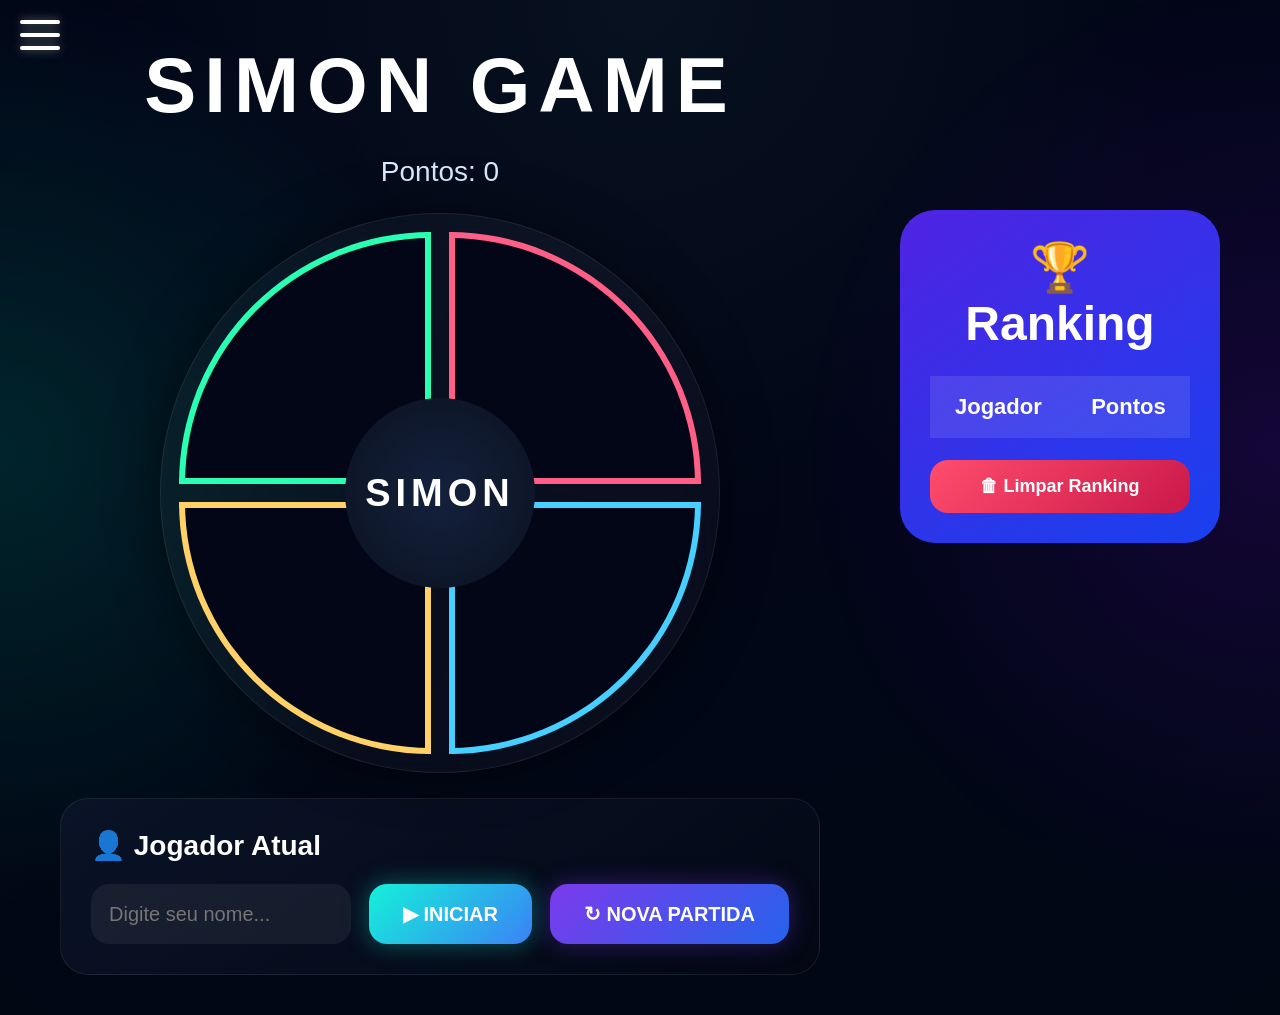
<file: index.html>
<!DOCTYPE html>
<html lang="pt-BR">
<head>

    <meta charset="UTF-8">
    <meta name="viewport" content="width=device-width, initial-scale=1.0">

    <title>Simon Game</title>

    <link rel="stylesheet" href="style.css">

</head>

<body>

    <!-- MENU -->
    <div class="menu-btn" id="menuBtn">
        <span></span>
        <span></span>
        <span></span>
    </div>

    <!-- SIDEBAR -->
    <div class="sidebar" id="sidebar">

        <h2>MENU</h2>

        <a href="index.html">🎮 Jogo</a>
        <a href="sobre.html">📖 Sobre</a>
        <a href="regras.html">🧠 Regras</a>

    </div>

    <!-- LAYOUT -->
    <div class="main-layout">

        <!-- ESQUERDA -->
        <div class="container">

            <h1>SIMON GAME</h1>

            <div class="score">
                Pontos:
                <span id="score">0</span>
            </div>

            <!-- TABULEIRO -->
            <div class="game">

                <div class="btn green" data-color="green">
                    <div class="fill"></div>
                </div>

                <div class="btn red" data-color="red">
                    <div class="fill"></div>
                </div>

                <div class="btn yellow" data-color="yellow">
                    <div class="fill"></div>
                </div>

                <div class="btn blue" data-color="blue">
                    <div class="fill"></div>
                </div>

                <div class="center-circle">
                    SIMON
                </div>

            </div>

            <!-- PLAYER PANEL -->
            <div class="player-panel">

                <h3>👤 Jogador Atual</h3>

                <div class="player-controls">

                    <input
                        type="text"
                        id="playerName"
                        placeholder="Digite seu nome..."
                        maxlength="15"
                    >

                    <button id="startBtn">
                        ▶ INICIAR
                    </button>

                    <button id="restartGame">
                        ↻ NOVA PARTIDA
                    </button>

                </div>

            </div>

        </div>

        <!-- RANKING -->
        <div class="ranking">

            <h2>🏆 Ranking</h2>

            <table>

                <thead>
                    <tr>
                        <th>Jogador</th>
                        <th>Pontos</th>
                    </tr>
                </thead>

                <tbody id="rankingBody"></tbody>

            </table>

            <button
                id="resetRanking"
                class="clear-ranking"
            >
                🗑 Limpar Ranking
            </button>

        </div>

    </div>

    <script src="script.js"></script>

</body>
</html>
</file>
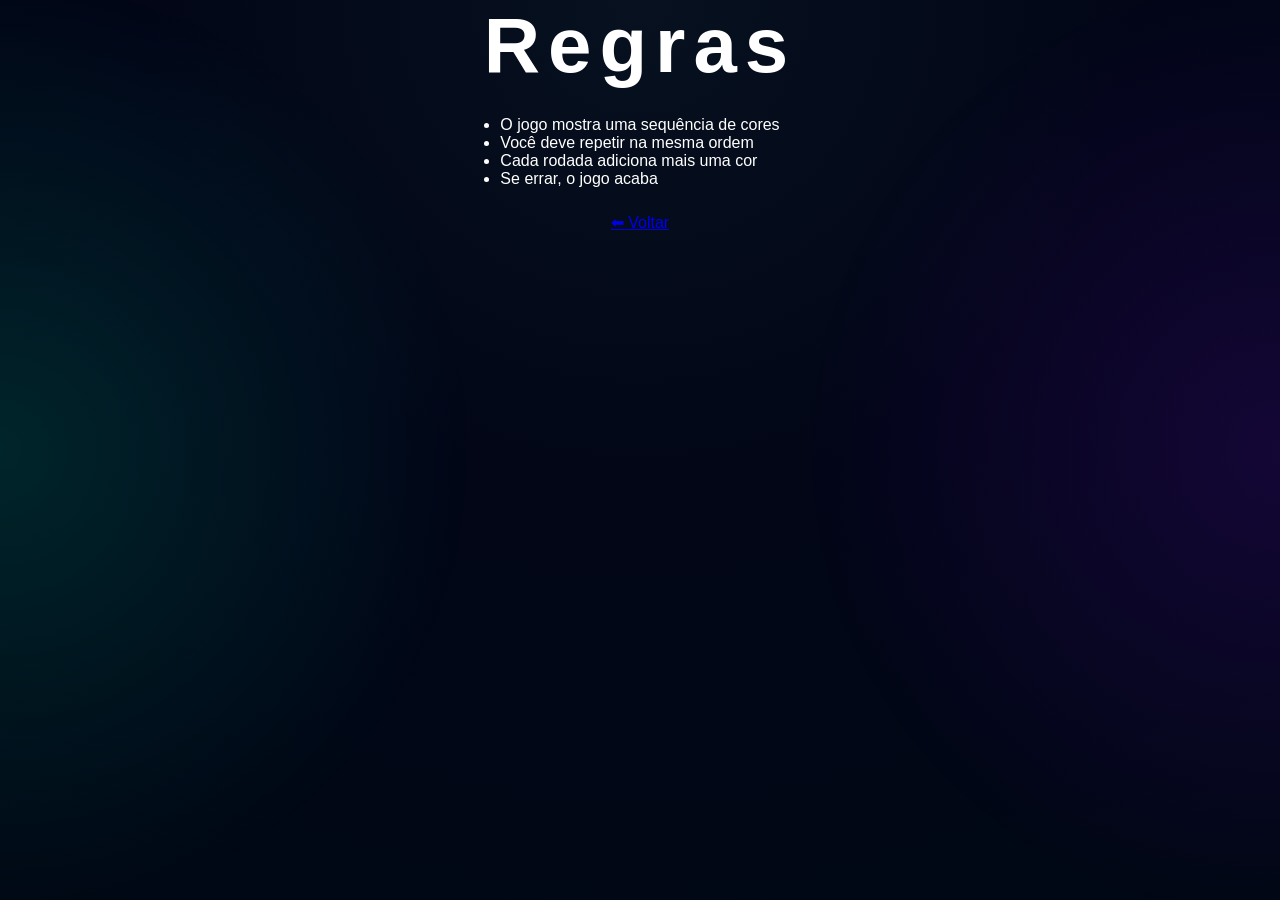
<file: regras.html>
<!DOCTYPE html>
<html lang="pt-BR">
<head>
  <meta charset="UTF-8">
  <title>Regras</title>
  <link rel="stylesheet" href="style.css">
</head>
<body>

  <div class="container">
    <h1>Regras</h1>

    <ul>
      <li>O jogo mostra uma sequência de cores</li>
      <li>Você deve repetir na mesma ordem</li>
      <li>Cada rodada adiciona mais uma cor</li>
      <li>Se errar, o jogo acaba</li>
    </ul>

    <a href="index.html">⬅ Voltar</a>
  </div>

</body>
</html>
</file>
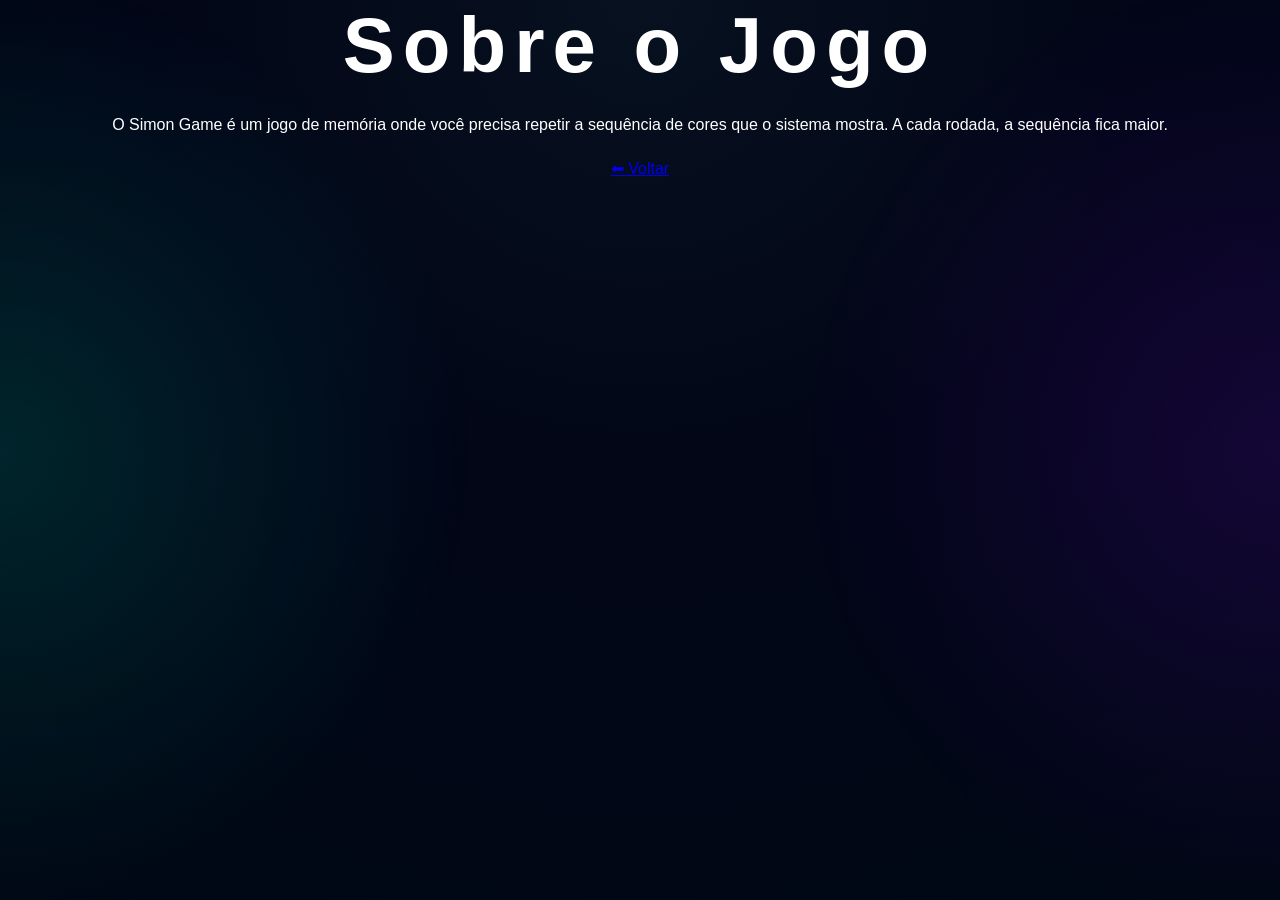
<file: sobre.html>
<!DOCTYPE html>
<html lang="pt-BR">
<head>
  <meta charset="UTF-8">
  <title>Sobre</title>
  <link rel="stylesheet" href="style.css">
</head>
<body>

  <div class="container">
    <h1>Sobre o Jogo</h1>

    <p>
      O Simon Game é um jogo de memória onde você precisa repetir a sequência de cores
      que o sistema mostra. A cada rodada, a sequência fica maior.
    </p>

    <a class="voltarcor
    " href="index.html">⬅ Voltar</a>
  </div>

</body>
</html>
</file>
<file: style.css>
/* =========================================
   RESET
========================================= */

*{
    margin:0;
    padding:0;
    box-sizing:border-box;
    font-family:Arial, sans-serif;
}

body{

    min-height:100vh;

    overflow-x:hidden;

    color:white;

    background:
    radial-gradient(circle at top,
    #07111f 0%,
    #020617 45%,
    #000814 100%);
}

/* =========================================
   FUNDO
========================================= */

body::before{

    content:"";

    position:fixed;

    inset:0;

    background:
    radial-gradient(circle at left,
    rgba(0,255,200,.12),
    transparent 35%),

    radial-gradient(circle at right,
    rgba(140,0,255,.14),
    transparent 35%);

    animation:bgMove 8s ease infinite;

    z-index:-1;
}

@keyframes bgMove{

    0%{
        transform:translateX(-30px);
    }

    50%{
        transform:translateX(30px);
    }

    100%{
        transform:translateX(-30px);
    }
}

/* =========================================
   MENU
========================================= */

.menu-btn{

    position:fixed;

    top:20px;
    left:20px;

    width:40px;
    height:30px;

    display:flex;
    flex-direction:column;
    justify-content:space-between;

    cursor:pointer;

    z-index:9999;
}

.menu-btn span{

    width:100%;
    height:4px;

    border-radius:999px;

    background:white;

    box-shadow:
    0 0 10px rgba(255,255,255,.4);
}

/* =========================================
   SIDEBAR
========================================= */

.sidebar{

    position:fixed;

    top:0;
    left:-270px;

    width:260px;
    height:100vh;

    padding:100px 30px;

    background:
    rgba(5,10,25,.96);

    backdrop-filter:blur(20px);

    transition:.4s ease;

    z-index:999;
}

.sidebar.active{
    left:0;
}

.sidebar h2{

    margin-bottom:30px;

    font-size:34px;
}

.sidebar a{

    display:block;

    margin:18px 0;

    color:white;

    text-decoration:none;

    font-size:20px;

    transition:.3s ease;
}

.sidebar a:hover{

    transform:translateX(8px);

    color:#4cc9f0;
}

/* =========================================
   LAYOUT
========================================= */

.main-layout{

    width:100%;
    min-height:100vh;

    display:flex;

    justify-content:center;
    align-items:flex-start;

    gap:80px;

    padding:40px 60px;
}

/* =========================================
   CONTAINER
========================================= */

.container{

    display:flex;
    flex-direction:column;
    align-items:center;

    gap:25px;
}

h1{

    font-size:78px;

    letter-spacing:8px;

    font-weight:900;
}

.score{

    font-size:28px;

    color:#dbeafe;
}

/* =========================================
   GAME
========================================= */

.game{

    width:560px;
    height:560px;

    position:relative;

    display:grid;

    grid-template-columns:1fr 1fr;

    gap:18px;

    padding:18px;

    border-radius:50%;

    background:
    rgba(255,255,255,.03);

    backdrop-filter:blur(14px);

    border:
    1px solid rgba(255,255,255,.08);

    box-shadow:
    0 0 50px rgba(0,0,0,.5);
}

/* =========================================
   BOTÕES
========================================= */

.btn{

    position:relative;

    overflow:hidden;

    cursor:pointer;

    border:6px solid;

    background:#020617;

    transition:.18s ease;
}

.green{
    border-color:#29ffb2;
    border-top-left-radius:100%;
}

.red{
    border-color:#ff5f87;
    border-top-right-radius:100%;
}

.yellow{
    border-color:#ffd166;
    border-bottom-left-radius:100%;
}

.blue{
    border-color:#46cfff;
    border-bottom-right-radius:100%;
}

.fill{

    position:absolute;

    inset:0;

    opacity:0;

    transition:.2s ease;
}

.green .fill{
    background:#29ffb2;
}

.red .fill{
    background:#ff5f87;
}

.yellow .fill{
    background:#ffd166;
}

.blue .fill{
    background:#46cfff;
}

.btn.active{

    transform:scale(1.03);
}

.btn.active .fill{
    opacity:1;
}

/* =========================================
   CENTRO
========================================= */

.center-circle{

    position:absolute;

    width:190px;
    height:190px;

    top:50%;
    left:50%;

    transform:translate(-50%,-50%);

    border-radius:50%;

    display:flex;
    justify-content:center;
    align-items:center;

    font-size:38px;
    font-weight:900;

    letter-spacing:5px;

    background:
    radial-gradient(circle,
    #14213d,
    #0b1220);
}

/* =========================================
   PLAYER PANEL
========================================= */

.player-panel{

    width:760px;

    padding:30px;

    border-radius:28px;

    background:
    linear-gradient(
    145deg,
    rgba(10,20,40,.95),
    rgba(3,8,20,.95)
    );

    border:
    1px solid rgba(255,255,255,.08);
}

.player-panel h3{

    margin-bottom:22px;

    font-size:28px;
}

.player-controls{

    display:flex;

    gap:18px;

    flex-wrap:wrap;
}

.player-controls input{

    flex:1;

    min-width:250px;

    padding:18px;

    border:none;

    border-radius:18px;

    outline:none;

    background:
    rgba(255,255,255,.06);

    color:white;

    font-size:20px;
}

.player-controls button{

    border:none;

    padding:18px 34px;

    border-radius:18px;

    cursor:pointer;

    color:white;

    font-size:20px;
    font-weight:bold;

    transition:.25s ease;
}

#startBtn{

    background:
    linear-gradient(
    135deg,
    #14f1d9,
    #3b82f6
    );

    box-shadow:
    0 0 25px rgba(20,241,217,.35);
}

#restartGame{

    background:
    linear-gradient(
    135deg,
    #7c3aed,
    #2563eb
    );

    box-shadow:
    0 0 25px rgba(124,58,237,.35);
}

.player-controls button:hover{

    transform:
    translateY(-3px)
    scale(1.03);
}

/* =========================================
   RANKING
========================================= */

.ranking{

    width:420px;

    margin-top:170px;

    padding:30px;

    border-radius:35px;

    background:
    linear-gradient(
    145deg,
    rgba(90,40,255,.88),
    rgba(25,70,255,.92)
    );

    animation:
    rankingGlow 5s ease infinite;
}

@keyframes rankingGlow{

    0%{
        box-shadow:
        0 0 35px rgba(140,0,255,.35);
    }

    50%{
        box-shadow:
        0 0 55px rgba(0,100,255,.45);
    }

    100%{
        box-shadow:
        0 0 35px rgba(140,0,255,.35);
    }
}

.ranking h2{

    text-align:center;

    margin-bottom:25px;

    font-size:48px;
}

.ranking table{

    width:100%;

    border-collapse:collapse;
}

.ranking th{

    padding:18px;

    background:
    rgba(255,255,255,.1);

    font-size:22px;
}

.ranking td{

    padding:18px;

    text-align:center;

    font-size:20px;

    border-top:
    1px solid rgba(255,255,255,.08);
}

/* =========================================
   LIMPAR RANKING
========================================= */

.clear-ranking{

    width:100%;

    margin-top:22px;

    border:none;

    padding:16px;

    border-radius:18px;

    cursor:pointer;

    color:white;

    font-size:18px;
    font-weight:bold;

    background:
    linear-gradient(
    135deg,
    #ff4d6d,
    #c9184a
    );

    transition:.25s ease;
}

.clear-ranking:hover{

    transform:
    translateY(-3px)
    scale(1.03);
}

/* =========================================
   GAME OVER
========================================= */

.lose-screen{

    position:fixed;

    inset:0;

    background:
    rgba(0,0,0,.65);

    backdrop-filter:blur(12px);

    display:flex;
    justify-content:center;
    align-items:center;

    z-index:99999;
}

.lose-card{

    width:420px;

    padding:40px;

    border-radius:30px;

    text-align:center;

    background:
    linear-gradient(
    145deg,
    rgba(15,20,40,.98),
    rgba(5,10,25,.98)
    );
}

.lose-card h2{

    font-size:52px;

    margin-bottom:15px;
}

.final-score{

    font-size:90px;

    font-weight:900;

    margin:18px 0;

    color:#46cfff;
}

.restart-btn{

    margin-top:25px;

    border:none;

    padding:18px 34px;

    border-radius:20px;

    cursor:pointer;

    color:white;

    font-size:22px;
    font-weight:bold;

    background:
    linear-gradient(
    135deg,
    #14f1d9,
    #3b82f6
    );
}

/* =========================================
   RESPONSIVO
========================================= */

@media(max-width:1200px){

    .main-layout{

        flex-direction:column;

        align-items:center;
    }

    .ranking{
        margin-top:20px;
    }
}

@media(max-width:700px){

    h1{
        font-size:48px;
    }

    .game{

        width:92vw;
        height:92vw;
    }

    .center-circle{

        width:140px;
        height:140px;

        font-size:30px;
    }

    .player-panel{
        width:95%;
    }

    .player-controls{
        flex-direction:column;
    }

    .ranking{
        width:95%;
    }
}
</file>
